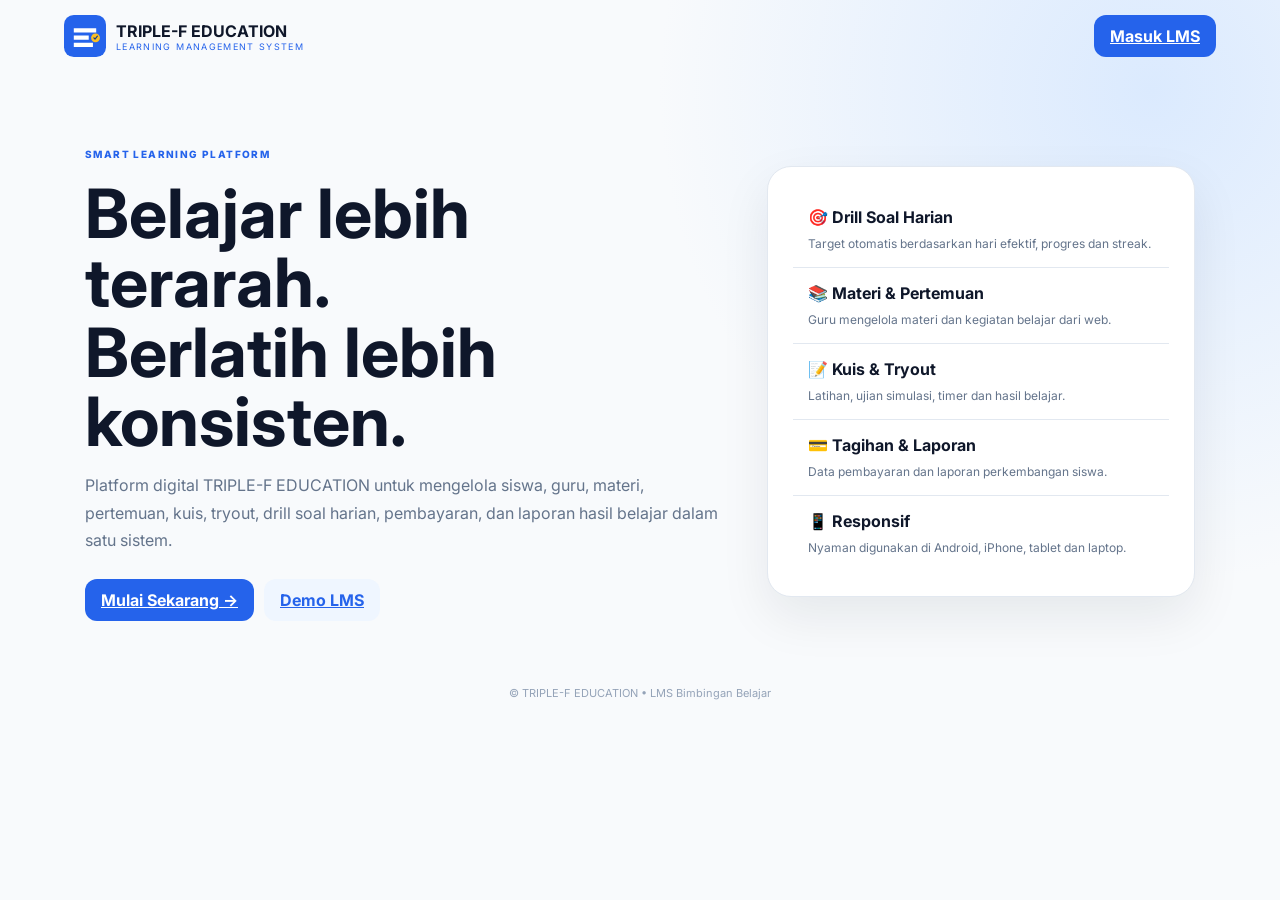
<file: index.html>
<!doctype html><html lang="id"><head><meta charset="UTF-8"><meta name="viewport" content="width=device-width,initial-scale=1"><title>TRIPLE-F EDUCATION | LMS</title><link rel="icon" href="assets/logo.svg"><link rel="stylesheet" href="css/style.css"><link rel="stylesheet" href="css/responsive.css"><style>.landing{min-height:100vh;background:radial-gradient(circle at 90% 10%,#dbeafe,transparent 35%),#f8fafc}.landing-nav{height:72px;display:flex;align-items:center;justify-content:space-between;padding:0 max(18px,5vw)}.landing-brand{display:flex;gap:10px;align-items:center}.landing-brand img{width:42px}.landing-brand b,.landing-brand small{display:block}.landing-brand small{font-size:9px;color:#2563eb;letter-spacing:.15em}.landing-main{max-width:1150px;margin:auto;padding:70px 20px 40px;display:grid;grid-template-columns:1.2fr .8fr;gap:40px;align-items:center}.landing h1{font-size:clamp(40px,6vw,68px);line-height:1.02;margin:12px 0}.landing p{font-size:16px;color:#64748b;line-height:1.7}.landing-actions{display:flex;gap:10px;flex-wrap:wrap;margin-top:25px}.feature-card{background:#fff;border:1px solid #e2e8f0;border-radius:24px;padding:25px;box-shadow:0 20px 50px rgba(15,23,42,.08)}.feature{padding:15px;border-bottom:1px solid #e2e8f0}.feature:last-child{border-bottom:0}.feature b{display:block;margin-bottom:5px}.feature span{font-size:12px;color:#64748b}.landing-foot{text-align:center;color:#94a3b8;font-size:11px;padding:25px}@media(max-width:760px){.landing-main{grid-template-columns:1fr;padding-top:35px}.landing h1{font-size:43px}}
</style></head><body class="landing"><header class="landing-nav"><div class="landing-brand"><img src="assets/logo.svg"><div><b>TRIPLE-F EDUCATION</b><small>LEARNING MANAGEMENT SYSTEM</small></div></div><a class="btn btn-primary" href="login.html">Masuk LMS</a></header><main class="landing-main"><section><span class="eyebrow" style="color:#2563eb">SMART LEARNING PLATFORM</span><h1>Belajar lebih terarah.<br>Berlatih lebih konsisten.</h1><p>Platform digital TRIPLE-F EDUCATION untuk mengelola siswa, guru, materi, pertemuan, kuis, tryout, drill soal harian, pembayaran, dan laporan hasil belajar dalam satu sistem.</p><div class="landing-actions"><a class="btn btn-primary" href="login.html">Mulai Sekarang →</a><a class="btn btn-soft" href="login.html">Demo LMS</a></div></section><section class="feature-card"><div class="feature"><b>🎯 Drill Soal Harian</b><span>Target otomatis berdasarkan hari efektif, progres dan streak.</span></div><div class="feature"><b>📚 Materi & Pertemuan</b><span>Guru mengelola materi dan kegiatan belajar dari web.</span></div><div class="feature"><b>📝 Kuis & Tryout</b><span>Latihan, ujian simulasi, timer dan hasil belajar.</span></div><div class="feature"><b>💳 Tagihan & Laporan</b><span>Data pembayaran dan laporan perkembangan siswa.</span></div><div class="feature"><b>📱 Responsif</b><span>Nyaman digunakan di Android, iPhone, tablet dan laptop.</span></div></section></main><div class="landing-foot">© TRIPLE-F EDUCATION • LMS Bimbingan Belajar</div></body></html>
</file>
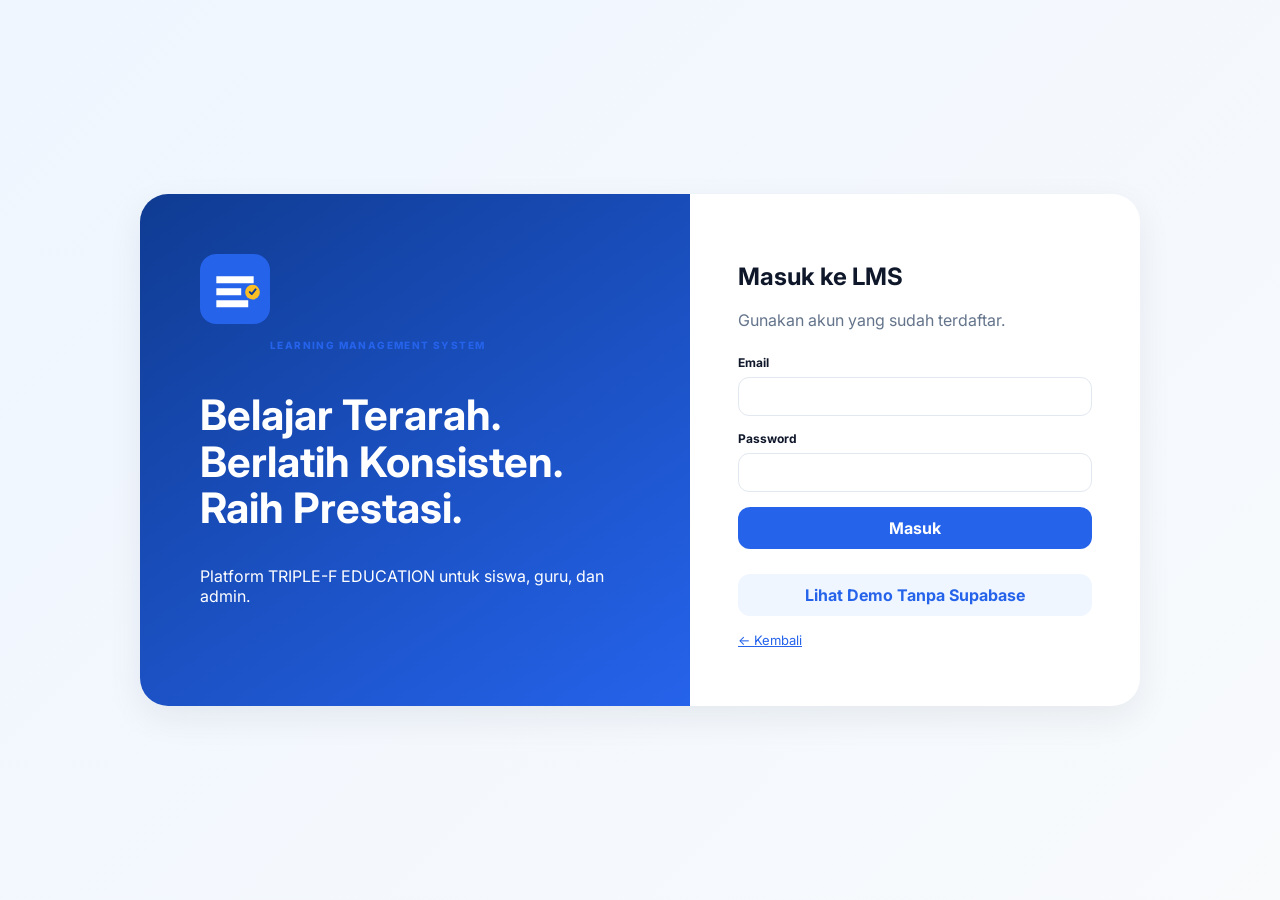
<file: login.html>
<!doctype html><html lang="id"><head><meta charset="UTF-8"><meta name="viewport" content="width=device-width,initial-scale=1"><title>Login | TRIPLE-F EDUCATION</title><link rel="icon" href="assets/logo.svg"><link rel="stylesheet" href="css/style.css"><link rel="stylesheet" href="css/responsive.css"></head><body class="auth-page"><main class="auth-shell"><section class="auth-brand"><img src="assets/logo.svg" class="auth-logo"><span class="eyebrow">LEARNING MANAGEMENT SYSTEM</span><h1>Belajar Terarah.<br>Berlatih Konsisten.<br>Raih Prestasi.</h1><p>Platform TRIPLE-F EDUCATION untuk siswa, guru, dan admin.</p></section><section class="auth-card"><h2>Masuk ke LMS</h2><p class="muted">Gunakan akun yang sudah terdaftar.</p><form id="loginForm"><label>Email<input type="email" id="email" required></label><label>Password<input type="password" id="password" required></label><button class="btn btn-primary btn-block">Masuk</button></form><button id="demoLoginBtn" class="btn btn-soft btn-block">Lihat Demo Tanpa Supabase</button><a class="back-link" href="index.html">← Kembali</a><div id="loginMessage" class="form-message"></div></section></main><script type="module">import{signIn,demoLogin}from"./js/auth.js";loginForm.onsubmit=async e=>{e.preventDefault();loginMessage.textContent="Memproses...";let r=await signIn(email.value,password.value);loginMessage.textContent=r.message;if(r.ok)location.href="dashboard.html"};demoLoginBtn.onclick=()=>{demoLogin("admin");location.href="dashboard.html"}</script></body></html>
</file>
<file: css/style.css>
@import url('https://fonts.googleapis.com/css2?family=Inter:wght@400;500;600;700;800&display=swap');
:root{--p:#2563eb;--p2:#1d4ed8;--nav:#0b1735;--ink:#0f172a;--muted:#64748b;--bg:#f5f7fb;--line:#e2e8f0;--green:#16a34a;--red:#dc2626;--yellow:#d97706;--shadow:0 12px 35px rgba(15,23,42,.07)}*{box-sizing:border-box}body{margin:0;font-family:Inter,Arial,sans-serif;color:var(--ink);background:var(--bg)}button,input,textarea,select{font:inherit}button{cursor:pointer}.btn{border:0;border-radius:12px;padding:11px 16px;font-weight:700}.btn-primary{background:var(--p);color:white}.btn-soft{background:#eff6ff;color:var(--p)}.btn.light{background:white;color:#1d4ed8;margin-top:15px}.btn-block{width:100%}.muted{color:var(--muted)}.auth-page{min-height:100vh;display:grid;place-items:center;padding:20px;background:linear-gradient(135deg,#eff6ff,#f8fafc)}.auth-shell{width:min(1000px,100%);display:grid;grid-template-columns:1.1fr .9fr;background:#fff;border-radius:28px;overflow:hidden;box-shadow:var(--shadow)}.auth-brand{padding:60px;background:linear-gradient(145deg,#0f3b92,#2563eb);color:white}.auth-brand h1{font-size:42px;line-height:1.1}.auth-logo{width:70px;margin-bottom:25px}.auth-card{padding:48px}.auth-card form{display:grid;gap:15px;margin:25px 0}.auth-card label,.modal label{display:grid;gap:7px;font-size:12px;font-weight:700}.auth-card input,.modal input,.modal textarea,.modal select,.search{width:100%;border:1px solid var(--line);border-radius:11px;padding:11px 12px;outline:none}.auth-card input:focus,.modal input:focus,.modal textarea:focus,.search:focus{border-color:var(--p);box-shadow:0 0 0 3px #dbeafe}.back-link{display:block;margin-top:16px;color:var(--p);font-size:13px}.form-message{font-size:12px;margin-top:10px;color:var(--red)}.app-shell{display:grid;grid-template-columns:250px 1fr;min-height:100vh}.sidebar{background:var(--nav);color:#cbd5e1;padding:16px 13px;position:sticky;top:0;height:100vh;display:flex;flex-direction:column}.brand{display:flex;gap:10px;align-items:center;color:white;padding:8px 9px 25px}.brand img{width:40px}.brand b,.brand small{display:block}.brand small{font-size:9px;color:#93c5fd;letter-spacing:.12em}.sidebar nav{display:grid;gap:4px;flex:1}.sidebar nav button{border:0;background:transparent;color:#cbd5e1;text-align:left;padding:11px 12px;border-radius:10px;font-weight:600;display:flex;gap:11px;align-items:center}.sidebar nav button:hover,.sidebar nav button.active{background:#1e3a8a;color:white}.side-user{border-top:1px solid rgba(255,255,255,.1);padding:14px 8px;margin-bottom:10px}.side-user b,.side-user small{display:block}.side-user small{font-size:10px;color:#94a3b8;margin-top:4px}.main{min-width:0}.topbar{height:70px;background:#fff;border-bottom:1px solid var(--line);display:flex;justify-content:space-between;align-items:center;padding:0 28px;position:sticky;top:0;z-index:5}.menu-toggle{display:none;border:0;background:#eff6ff;border-radius:9px;padding:8px;margin-right:10px}.content{padding:28px;max-width:1500px;margin:auto}.page-title{display:flex;justify-content:space-between;gap:16px;align-items:center;margin-bottom:20px}.page-title h1{margin:0 0 5px;font-size:26px}.page-title p{margin:0;color:var(--muted);font-size:13px}.cards{display:grid;grid-template-columns:repeat(4,1fr);gap:15px}.card{background:#fff;border:1px solid var(--line);border-radius:18px;padding:20px;box-shadow:var(--shadow)}.stat small,.stat span{display:block;color:var(--muted);font-size:11px}.stat strong{display:block;font-size:28px;margin:7px 0}.stat span{color:var(--green)}.grid-2{display:grid;grid-template-columns:1.4fr 1fr;gap:17px;margin-top:17px}.drill-card{background:linear-gradient(135deg,#0f3b92,#2563eb);color:#fff}.drill-big{display:block;font-size:34px;margin:8px 0}.progress{height:9px;background:#e2e8f0;border-radius:99px;overflow:hidden}.progress span{height:100%;display:block;background:var(--p);border-radius:99px}.drill-card .progress{background:rgba(255,255,255,.25)}.drill-card .progress span{background:#fff}.quick{display:flex;gap:10px;flex-wrap:wrap}.toolbar{display:flex;justify-content:space-between;align-items:center;gap:12px;margin-bottom:15px}.search{max-width:360px}.table-wrap{overflow:auto}.table{width:100%;border-collapse:collapse;font-size:12px}.table th,.table td{padding:12px 9px;border-bottom:1px solid var(--line);text-align:left;white-space:nowrap}.table th{font-size:10px;color:var(--muted)}.actions{display:flex;gap:5px}.icon{border:0;background:#eff6ff;color:var(--p);padding:6px 8px;border-radius:8px;font-size:11px}.icon.danger{background:#fef2f2;color:var(--red)}.badge{display:inline-flex;padding:5px 9px;border-radius:99px;background:#eff6ff;color:var(--p);font-size:10px;font-weight:800}.empty{text-align:center;color:var(--muted);padding:30px!important}.hero{min-height:200px}.modal{position:fixed;inset:0;background:rgba(15,23,42,.55);z-index:50;display:grid;place-items:center;padding:18px}.modal-box{background:white;border-radius:20px;width:min(650px,100%);max-height:90vh;overflow:auto;padding:22px}.modal-head{display:flex;justify-content:space-between;align-items:center;margin-bottom:18px}.modal-head h3{margin:0}.modal-head button{border:0;background:#f1f5f9;border-radius:9px;font-size:20px}.modal form{display:grid;gap:13px}.modal textarea{min-height:100px;resize:vertical}.modal-actions{display:flex;justify-content:flex-end;gap:8px;margin-top:5px}.toast{position:fixed;right:18px;bottom:18px;background:#0f172a;color:white;padding:12px 15px;border-radius:11px;z-index:100}.toast.bad{background:#991b1b}
.checks{display:flex;flex-wrap:wrap;gap:8px}.checks label{display:inline-flex!important;align-items:center;background:#f8fafc;border:1px solid var(--line);padding:8px 10px;border-radius:9px!important}
.modal-wide{width:min(900px,100%)}.list-item{display:flex;justify-content:space-between;gap:12px;align-items:center;padding:12px 0;border-bottom:1px solid var(--line)}.list-item small{display:block;color:var(--muted);font-size:11px}.list-item b{font-size:13px}.checkline{display:flex!important;align-items:center!important;gap:8px}.checkline input{width:auto!important}.exam{max-width:1200px;margin:auto}.exam-head{display:flex;justify-content:space-between;align-items:center;background:#fff;border:1px solid var(--line);border-radius:18px;padding:18px 20px;margin-bottom:15px}.exam-head h1{margin:0 0 5px}.exam-head small{font-size:20px;font-weight:800;color:var(--red)}.exam-grid{display:grid;grid-template-columns:90px 1fr;gap:15px}.question-nav{background:#fff;border:1px solid var(--line);border-radius:18px;padding:10px;display:grid;grid-template-columns:1fr 1fr;gap:7px;align-content:start;height:max-content}.question-nav button{border:1px solid var(--line);background:#fff;border-radius:9px;padding:9px}.question-nav button.active{background:#2563eb;color:#fff}.question-nav button.done{border-color:#16a34a}.exam-main h2{font-size:20px;line-height:1.5}.question-count{color:var(--muted);font-size:12px;margin-bottom:10px}.question-image{max-width:100%;max-height:300px;border-radius:10px;margin:10px 0}.formula{padding:12px;background:#f8fafc;border-radius:10px;margin:10px 0;overflow:auto}.options{display:grid;gap:10px;margin:18px 0}.option{display:flex!important;grid-template-columns:none!important;align-items:flex-start!important;gap:8px;background:#f8fafc;border:1px solid var(--line);border-radius:12px;padding:13px;cursor:pointer}.option:hover{border-color:#93c5fd}.option input{width:auto!important;margin-top:4px}.question-nav+main .modal-actions{justify-content:space-between}
@media(max-width:760px){.exam-grid{grid-template-columns:1fr}.question-nav{grid-template-columns:repeat(6,1fr)}.content{padding:16px}.exam-head{padding:14px}.exam-main{padding:14px}}
/* ===== LMS dashboard visual layer ===== */
.eyebrow{display:inline-block;color:var(--p);font-size:10px;font-weight:800;letter-spacing:.14em;margin-bottom:7px}
.section-head{display:flex;align-items:center;justify-content:space-between;gap:12px}.section-head h3{margin:0}.link-btn{border:0;background:transparent;color:var(--p);font-size:11px;font-weight:800;cursor:pointer}
.student-identity{display:grid;grid-template-columns:repeat(4,1fr);gap:14px;margin-bottom:16px;background:linear-gradient(135deg,#ffffff,#eff6ff)}.student-identity small{display:block;color:var(--muted);font-size:10px;margin-bottom:6px}.student-identity strong{font-size:15px}
.schedule-board{display:grid;grid-template-columns:repeat(7,minmax(150px,1fr));gap:12px;overflow:auto;padding-bottom:8px}.day-column{background:#f8fafc;border:1px solid var(--line);border-radius:16px;padding:10px;min-height:220px}.day-head{display:flex;justify-content:space-between;align-items:center;padding:4px 3px 10px;border-bottom:1px solid var(--line);font-size:12px}.day-head span{font-size:9px;color:var(--muted)}.schedule-card{background:#fff;border:1px solid var(--line);border-radius:13px;padding:12px;margin-top:9px;box-shadow:0 5px 15px rgba(15,23,42,.05)}.schedule-card h3{font-size:12px;margin:6px 0}.schedule-card p,.schedule-card small{display:block;margin:0;color:var(--muted);font-size:10px;line-height:1.5}.schedule-time{font-weight:800;color:var(--p);font-size:11px}.schedule-card .actions{margin-top:10px}.empty-day{font-size:10px;color:var(--muted);padding:20px 4px;text-align:center}.schedule-row{display:grid;grid-template-columns:38px 1fr auto;gap:10px;align-items:center;padding:12px 0;border-bottom:1px solid var(--line)}.schedule-row:last-child{border-bottom:0}.schedule-icon{width:38px;height:38px;border-radius:11px;background:#eff6ff;color:var(--p);display:grid;place-items:center;font-weight:800}.schedule-row b,.schedule-row small{display:block}.schedule-row small{color:var(--muted);font-size:10px;margin-top:3px}.schedule-row>strong{font-size:11px;color:var(--p)}.schedule-mini.today{border-color:#93c5fd;box-shadow:0 8px 25px rgba(37,99,235,.12)}.schedule-mini .badge{margin-bottom:10px}.form-grid{display:grid;grid-template-columns:1fr 1fr;gap:12px}
@media(max-width:1000px){.schedule-board{grid-template-columns:repeat(4,minmax(180px,1fr))}.student-identity{grid-template-columns:repeat(2,1fr)}}
@media(max-width:760px){.student-identity{grid-template-columns:1fr 1fr}.schedule-board{grid-template-columns:repeat(2,minmax(220px,1fr))}.form-grid{grid-template-columns:1fr}}
.topbar-user{display:flex;align-items:center;gap:12px}.top-date{font-size:10px;color:var(--muted)}.avatar{width:34px;height:34px;border-radius:50%;background:#dbeafe;color:var(--p);display:grid;place-items:center;font-size:12px;font-weight:800;border:2px solid #fff;box-shadow:0 2px 8px rgba(15,23,42,.08)}
@media(max-width:760px){.top-date{display:none}.topbar{padding:0 16px}}
</file>
<file: css/responsive.css>
@media(max-width:1050px){.cards{grid-template-columns:repeat(2,1fr)}.grid-2{grid-template-columns:1fr}}
@media(max-width:760px){.app-shell{display:block}.sidebar{position:fixed;left:-270px;width:250px;z-index:30;transition:.2s}.sidebar.open{left:0}.menu-toggle{display:inline-block}.topbar{padding:0 15px}.content{padding:18px 13px}.page-title{align-items:flex-start;display:block}.page-title .btn{margin-top:12px}.auth-shell{grid-template-columns:1fr}.auth-brand{display:none}.auth-card{padding:30px 22px}.cards{grid-template-columns:1fr 1fr;gap:10px}.card{padding:15px}.stat strong{font-size:22px}.grid-2{gap:12px}.toolbar{align-items:stretch;flex-direction:column}.search{max-width:none}}
@media(max-width:420px){.cards{grid-template-columns:1fr}.topbar{height:62px}.content{padding:14px 10px}.modal{padding:8px}.modal-box{padding:16px}}
</file>
